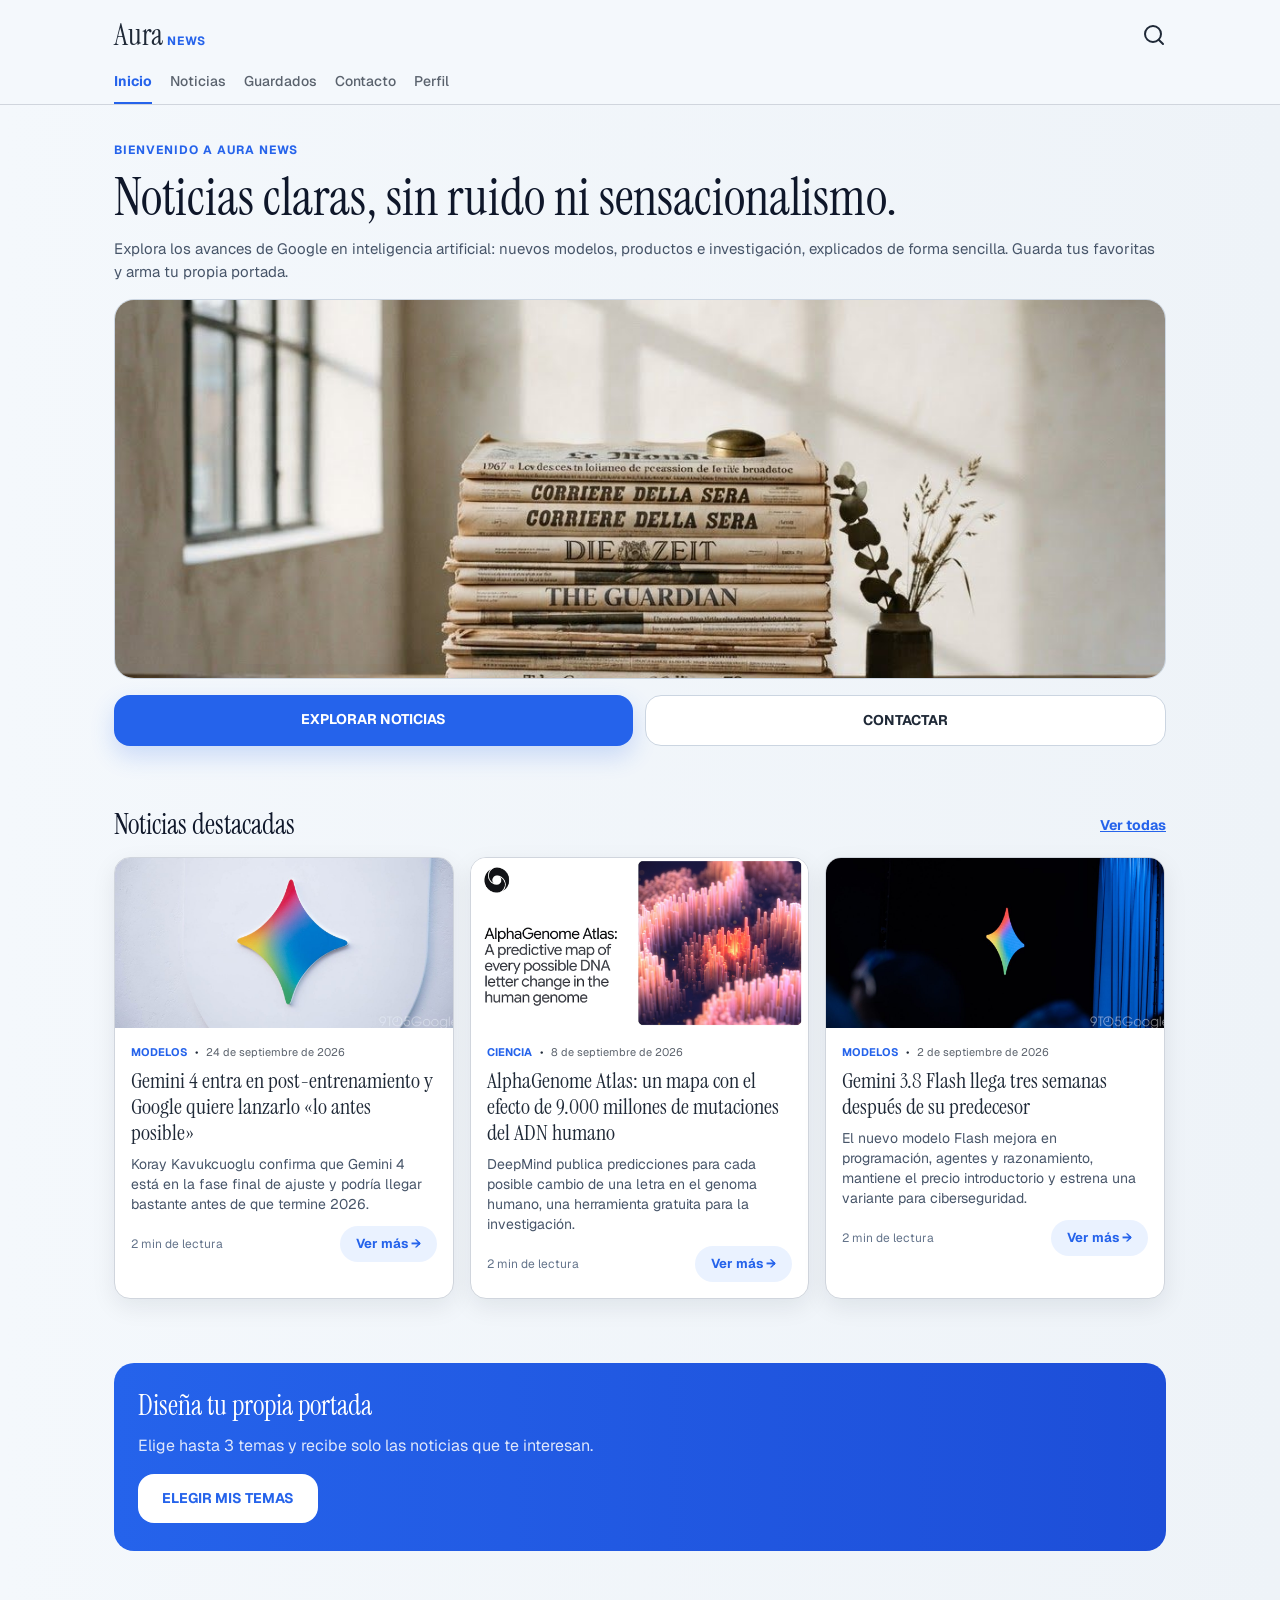
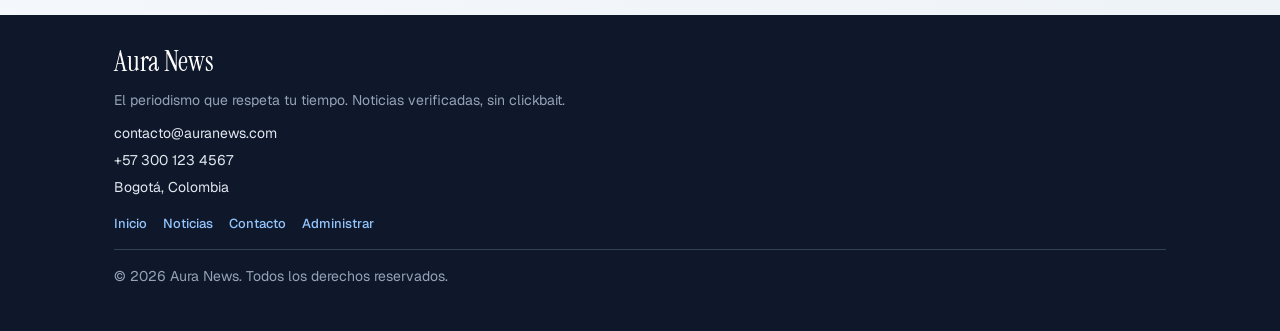
<file: index.html>
<!DOCTYPE html>
<html lang="es">
<head>
  <meta charset="UTF-8">
  <meta name="viewport" content="width=device-width, initial-scale=1.0">
  <title>Inicio | Aura News</title>

  <link rel="stylesheet" href="css/estilos.css">

  <link rel="stylesheet" href="css/inicio.css">
</head>
<body>

  <header class="header">
    <div class="contenedor">
      <div class="header-fila">
        <a class="logo" href="index.html">Aura<span>News</span></a>
        <a href="noticias.html"><img src="img/iconos/buscar.svg" alt="Buscar noticias" width="24" height="24"></a>
      </div>
        <nav class="menu">
        <a href="index.html" class="activo">Inicio</a>
        <a href="noticias.html">Noticias</a>
        <a href="guardados.html">Guardados</a>
        <a href="contacto.html">Contacto</a>
        <a href="perfil.html">Perfil</a>
      </nav>
    </div>
  </header>

  <main class="contenedor">

    <section class="seccion bienvenida">
      <span class="etiqueta">Bienvenido a Aura News</span>
      <h1>Noticias claras, sin ruido ni sensacionalismo.</h1>
      <p>Explora los avances de Google en inteligencia artificial: nuevos modelos, productos e investigación, explicados de forma sencilla. Guarda tus favoritas y arma tu propia portada.</p>
      <img class="imagen-bienvenida" src="img/bienvenida.jpg" alt="Pila de periódicos sobre una mesa de madera">
      <div class="fila-botones">
        <a class="boton" href="noticias.html">Explorar noticias</a>
        <a class="boton boton-secundario" href="contacto.html">Contactar</a>
      </div>
    </section>

    <section class="seccion">
      <div class="titulo-seccion">
        <h2>Noticias destacadas</h2>
        <a href="noticias.html">Ver todas</a>
      </div>
      <div id="lista-destacadas" class="lista-tarjetas en-columnas">
        <p>Cargando noticias...</p>
      </div>
    </section>

    <section class="seccion">
      <div class="banner-cta">
        <h2>Diseña tu propia portada</h2>
        <p>Elige hasta 3 temas y recibe solo las noticias que te interesan.</p>
        <a class="boton boton-blanco boton-ancho" href="perfil.html">Elegir mis temas</a>
      </div>
    </section>
  </main>

  <footer class="footer">
    <div class="contenedor">
      <h2>Aura News</h2>
      <p>El periodismo que respeta tu tiempo. Noticias verificadas, sin clickbait.</p>
      <ul class="footer-contacto">
        <li>contacto@auranews.com</li>
        <li>+57 300 123 4567</li>
        <li>Bogotá, Colombia</li>
      </ul>
      <div class="footer-enlaces">
        <a href="index.html">Inicio</a>
        <a href="noticias.html">Noticias</a>
        <a href="contacto.html">Contacto</a>
        <a href="admin.html">Administrar</a>
      </div>
      <p class="footer-copy">© 2026 Aura News. Todos los derechos reservados.</p>
    </div>
  </footer>

  <nav class="menu-inferior">
    <a href="index.html" class="activo"><img src="img/iconos/inicio-activo.svg" alt=""><span>Inicio</span></a>
    <a href="noticias.html"><img src="img/iconos/noticias.svg" alt=""><span>Noticias</span></a>
    <a href="guardados.html"><img src="img/iconos/guardados.svg" alt=""><span>Guardados</span></a>
    <a href="contacto.html"><img src="img/iconos/contacto.svg" alt=""><span>Contacto</span></a>
    <a href="perfil.html"><img src="img/iconos/perfil.svg" alt=""><span>Perfil</span></a>
  </nav>

  <script src="js/datos.js"></script>
  <script src="js/inicio.js"></script>
</body>
</html>
</file>
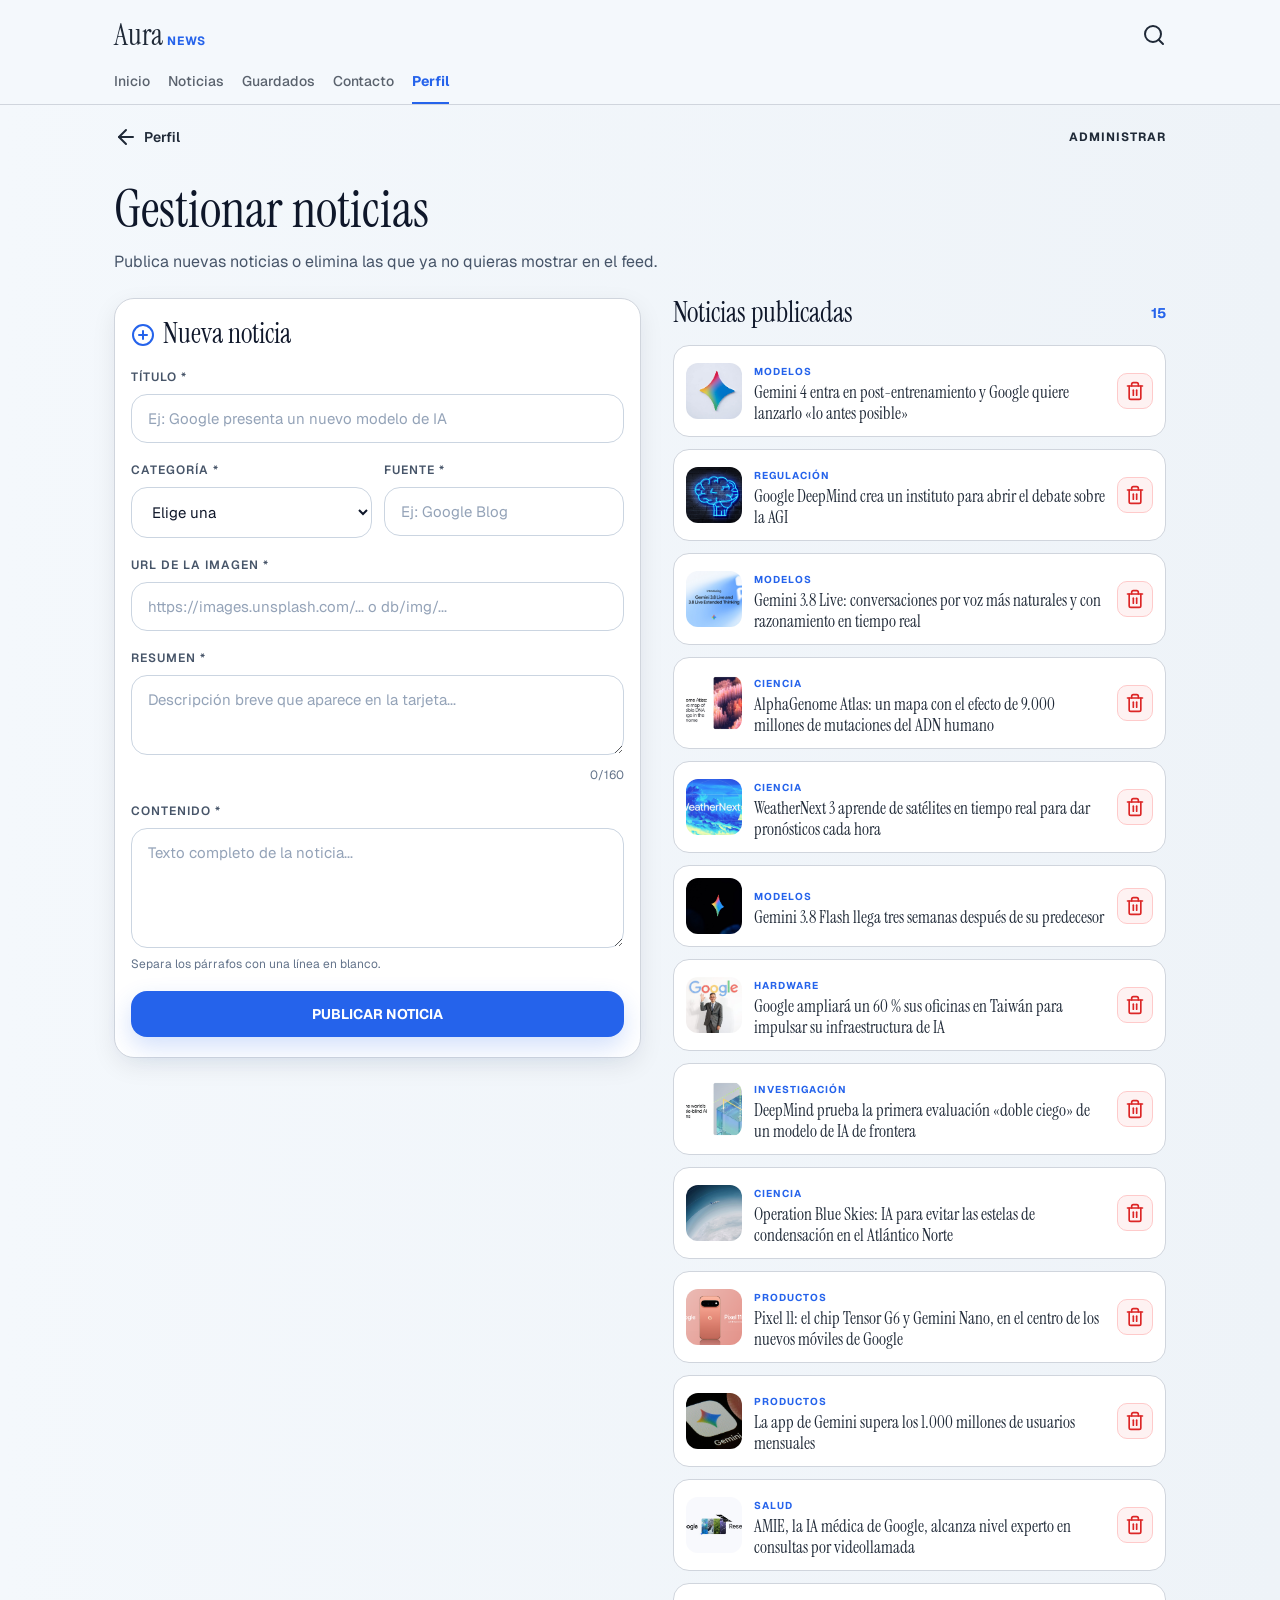
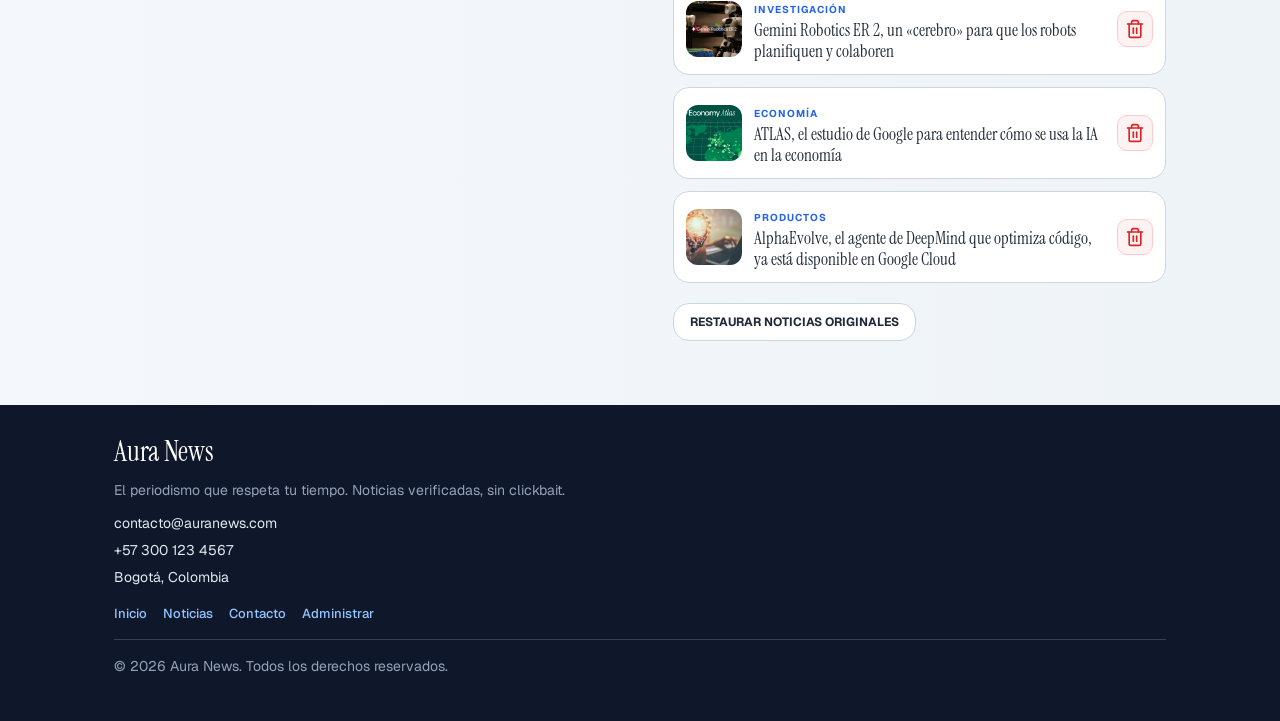
<file: admin.html>
<!DOCTYPE html>
<html lang="es">
<head>
  <meta charset="UTF-8">
  <meta name="viewport" content="width=device-width, initial-scale=1.0">
  <title>Administrar noticias | Aura News</title>

  <link rel="stylesheet" href="css/estilos.css">

  <link rel="stylesheet" href="css/admin.css">
</head>
<body>

  <header class="header">
    <div class="contenedor">
      <div class="header-fila">
        <a class="logo" href="index.html">Aura<span>News</span></a>
        <a href="noticias.html"><img src="img/iconos/buscar.svg" alt="Buscar noticias" width="24" height="24"></a>
      </div>

      <nav class="menu">
        <a href="index.html">Inicio</a>
        <a href="noticias.html">Noticias</a>
        <a href="guardados.html">Guardados</a>
        <a href="contacto.html">Contacto</a>
        <a class="activo" href="perfil.html">Perfil</a>
      </nav>
    </div>
  </header>

  <main class="contenedor">

    <div class="encabezado-simple">
      <a class="enlace-volver" href="perfil.html">
        <img src="img/iconos/flecha-atras.svg" alt="" width="24" height="24">
        Perfil
      </a>
      <span>Administrar</span>
    </div>

    <section class="seccion-titulo">
      <h1>Gestionar noticias</h1>
      <p>Publica nuevas noticias o elimina las que ya no quieras mostrar en el feed.</p>
    </section>

    <div class="admin-columnas">

      <section class="caja-blanca">
        <h2 class="titulo-con-icono">
          <img src="img/iconos/agregar.svg" alt="" width="24" height="24">
          Nueva noticia
        </h2>

        <form id="formulario-noticia" class="formulario" novalidate>
          <div class="campo">
            <label for="titulo">Título *</label>
            <input type="text" id="titulo" placeholder="Ej: Google presenta un nuevo modelo de IA">
            <p class="mensaje-error" id="error-titulo"></p>
          </div>

          <div class="fila-campos">
            <div class="campo">
              <label for="categoria">Categoría *</label>
              <select id="categoria">
                <option value="">Elige una</option>

              </select>
              <p class="mensaje-error" id="error-categoria"></p>
            </div>
            <div class="campo">
              <label for="fuente">Fuente *</label>
              <input type="text" id="fuente" placeholder="Ej: Google Blog">
              <p class="mensaje-error" id="error-fuente"></p>
            </div>
          </div>

          <div class="campo">
            <label for="imagen">URL de la imagen *</label>
            <input type="text" id="imagen" placeholder="https://images.unsplash.com/... o db/img/...">
            <p class="mensaje-error" id="error-imagen"></p>
          </div>

          <div class="campo">
            <label for="resumen">Resumen *</label>
            <textarea id="resumen" class="textarea-corto" placeholder="Descripción breve que aparece en la tarjeta..."></textarea>
            <p class="contador" id="contador-resumen">0/160</p>
            <p class="mensaje-error" id="error-resumen"></p>
          </div>

          <div class="campo">
            <label for="contenido">Contenido *</label>
            <textarea id="contenido" placeholder="Texto completo de la noticia..."></textarea>
            <p class="nota-formulario">Separa los párrafos con una línea en blanco.</p>
            <p class="mensaje-error" id="error-contenido"></p>
          </div>

          <button type="submit" class="boton boton-ancho">Publicar noticia</button>

          <p class="mensaje-exito oculto" id="mensaje-exito">Noticia publicada</p>
        </form>
      </section>

      <section class="seccion">
        <div class="titulo-seccion">
          <h2>Noticias publicadas</h2>
          <span class="contador-noticias" id="contador-noticias">0</span>
        </div>

        <div id="lista-admin" class="lista-admin">

        </div>

        <button type="button" id="boton-restaurar" class="boton boton-secundario boton-pequeno">
          Restaurar noticias originales
        </button>
      </section>

    </div>
  </main>

  <footer class="footer">
    <div class="contenedor">
      <h2>Aura News</h2>
      <p>El periodismo que respeta tu tiempo. Noticias verificadas, sin clickbait.</p>
      <ul class="footer-contacto">
        <li>contacto@auranews.com</li>
        <li>+57 300 123 4567</li>
        <li>Bogotá, Colombia</li>
      </ul>
      <div class="footer-enlaces">
        <a href="index.html">Inicio</a>
        <a href="noticias.html">Noticias</a>
        <a href="contacto.html">Contacto</a>
        <a href="admin.html">Administrar</a>
      </div>
      <p class="footer-copy">© 2026 Aura News. Todos los derechos reservados.</p>
    </div>
  </footer>

  <nav class="menu-inferior">
    <a href="index.html"><img src="img/iconos/inicio.svg" alt=""><span>Inicio</span></a>
    <a href="noticias.html"><img src="img/iconos/noticias.svg" alt=""><span>Noticias</span></a>
    <a href="guardados.html"><img src="img/iconos/guardados.svg" alt=""><span>Guardados</span></a>
    <a href="contacto.html"><img src="img/iconos/contacto.svg" alt=""><span>Contacto</span></a>
    <a class="activo" href="perfil.html"><img src="img/iconos/perfil-activo.svg" alt=""><span>Perfil</span></a>
  </nav>

  <script src="js/datos.js"></script>
  <script src="js/admin.js"></script>
</body>
</html>
</file>
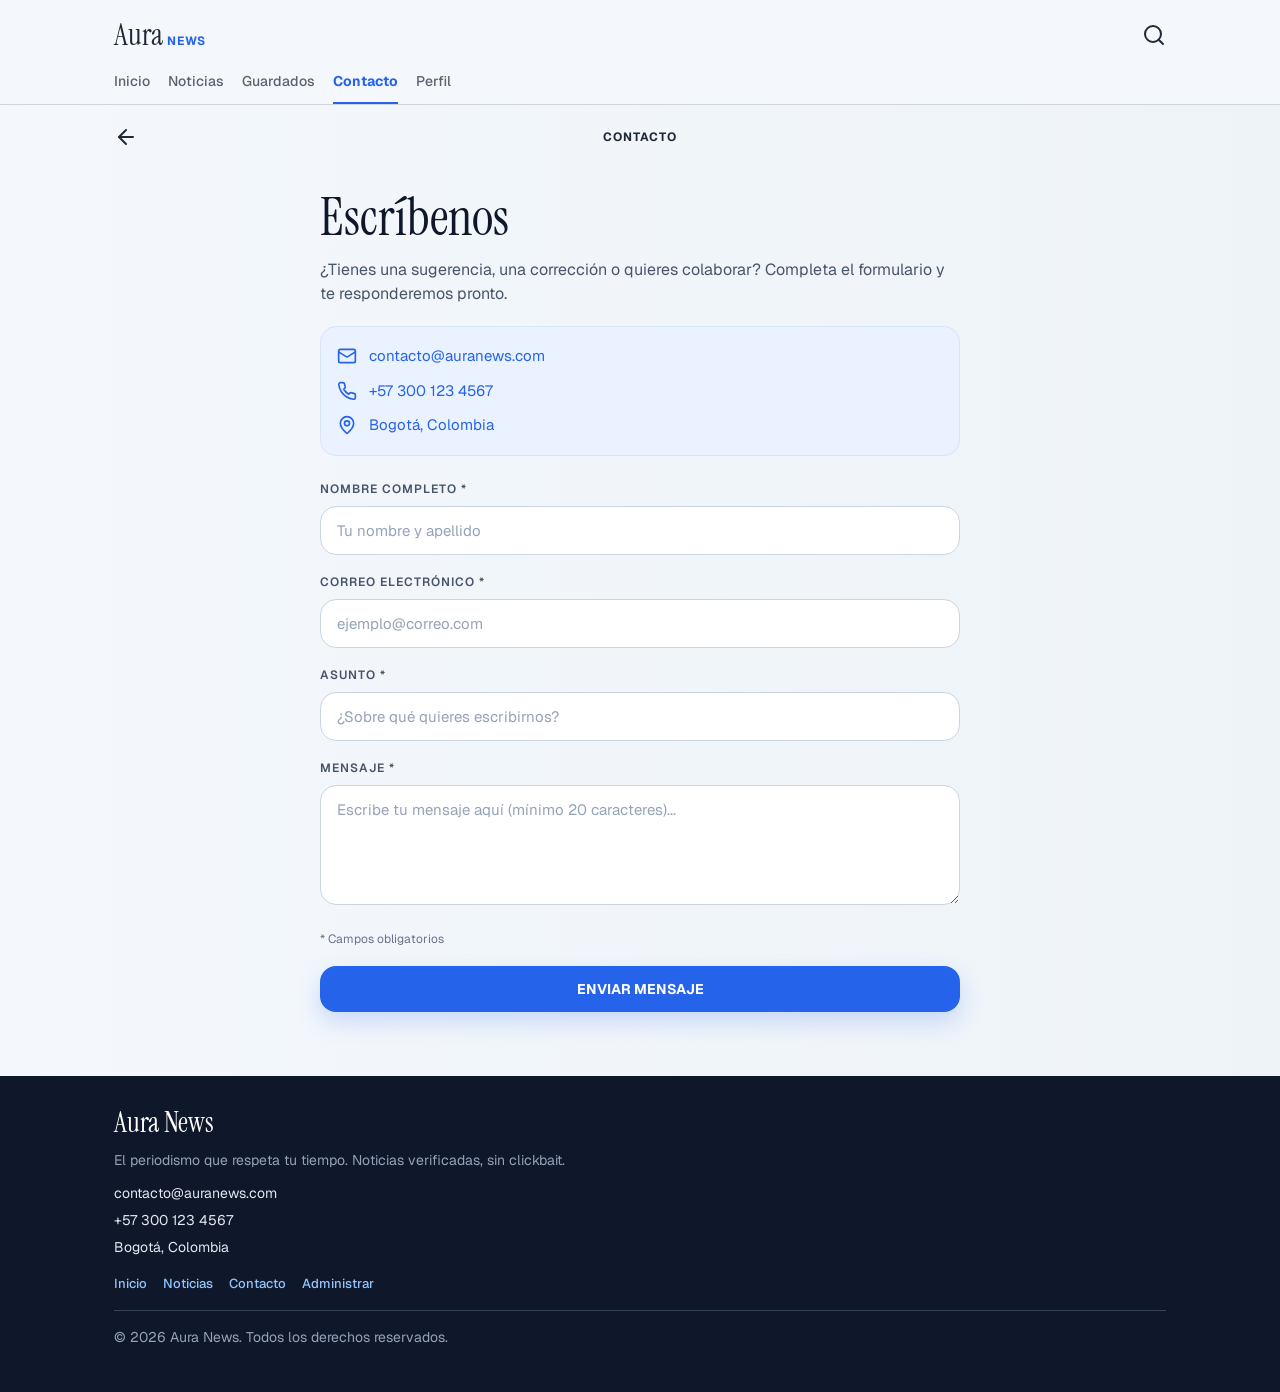
<file: contacto.html>
<!DOCTYPE html>
<html lang="es">
<head>
  <meta charset="UTF-8">
  <meta name="viewport" content="width=device-width, initial-scale=1.0">
  <title>Contacto | Aura News</title>

  <link rel="stylesheet" href="css/estilos.css">

  <link rel="stylesheet" href="css/contacto.css">
</head>
<body>

  <header class="header">
    <div class="contenedor">
      <div class="header-fila">
        <a class="logo" href="index.html">Aura<span>News</span></a>
        <a href="noticias.html"><img src="img/iconos/buscar.svg" alt="Buscar noticias" width="24" height="24"></a>
      </div>

      <nav class="menu">
        <a href="index.html">Inicio</a>
        <a href="noticias.html">Noticias</a>
        <a href="guardados.html">Guardados</a>
        <a href="contacto.html" class="activo">Contacto</a>
        <a href="perfil.html">Perfil</a>
      </nav>
    </div>
  </header>

  <main class="contenedor">

    <div class="encabezado-simple">
      <a href="index.html"><img src="img/iconos/flecha-atras.svg" alt="Volver al inicio" width="24" height="24"></a>
      <span>Contacto</span>

      <span class="espacio-flecha"></span>
    </div>

    <section id="seccion-formulario" class="seccion contacto">
      <h1>Escríbenos</h1>
      <p class="contacto-intro">¿Tienes una sugerencia, una corrección o quieres colaborar? Completa el formulario y te responderemos pronto.</p>

      <ul class="caja-datos">
        <li><img src="img/iconos/correo.svg" alt="" width="20" height="20"> contacto@auranews.com</li>
        <li><img src="img/iconos/telefono.svg" alt="" width="20" height="20"> +57 300 123 4567</li>
        <li><img src="img/iconos/ubicacion.svg" alt="" width="20" height="20"> Bogotá, Colombia</li>
      </ul>

      <form id="formulario-contacto" class="formulario" novalidate>
        <div class="campo">
          <label for="nombre">Nombre completo *</label>
          <input type="text" id="nombre" placeholder="Tu nombre y apellido">
          <p class="mensaje-error"></p>
        </div>

        <div class="campo">
          <label for="correo">Correo electrónico *</label>
          <input type="email" id="correo" placeholder="ejemplo@correo.com">
          <p class="mensaje-error"></p>
        </div>

        <div class="campo">
          <label for="asunto">Asunto *</label>
          <input type="text" id="asunto" placeholder="¿Sobre qué quieres escribirnos?">
          <p class="mensaje-error"></p>
        </div>

        <div class="campo">
          <label for="mensaje">Mensaje *</label>
          <textarea id="mensaje" placeholder="Escribe tu mensaje aquí (mínimo 20 caracteres)..."></textarea>
          <p class="mensaje-error"></p>
        </div>

        <p class="nota-formulario">* Campos obligatorios</p>

        <button type="submit" class="boton boton-ancho">Enviar mensaje</button>
      </form>
    </section>

    <section id="seccion-confirmacion" class="seccion confirmacion oculto">

      <div class="circulo-check">
        <img src="img/iconos/check.svg" alt="" width="40" height="40">
      </div>

      <h1>¡Mensaje enviado!</h1>
      <p class="confirmacion-texto">
        Gracias, <span id="confirmacion-nombre"></span>. Te responderemos a
        <span id="confirmacion-correo"></span> en menos de 48 horas.
      </p>

      <div class="caja-asunto">
        <span>Asunto</span>
        <p id="confirmacion-asunto"></p>
      </div>

      <div class="botones-confirmacion">
        <a href="index.html" class="boton boton-ancho">Volver al inicio</a>
        <button type="button" id="boton-otro-mensaje" class="boton boton-secundario boton-ancho">Enviar otro mensaje</button>
      </div>
    </section>

  </main>

  <footer class="footer">
    <div class="contenedor">
      <h2>Aura News</h2>
      <p>El periodismo que respeta tu tiempo. Noticias verificadas, sin clickbait.</p>
      <ul class="footer-contacto">
        <li>contacto@auranews.com</li>
        <li>+57 300 123 4567</li>
        <li>Bogotá, Colombia</li>
      </ul>
      <div class="footer-enlaces">
        <a href="index.html">Inicio</a>
        <a href="noticias.html">Noticias</a>
        <a href="contacto.html">Contacto</a>
        <a href="admin.html">Administrar</a>
      </div>
      <p class="footer-copy">© 2026 Aura News. Todos los derechos reservados.</p>
    </div>
  </footer>

  <nav class="menu-inferior">
    <a href="index.html"><img src="img/iconos/inicio.svg" alt=""><span>Inicio</span></a>
    <a href="noticias.html"><img src="img/iconos/noticias.svg" alt=""><span>Noticias</span></a>
    <a href="guardados.html"><img src="img/iconos/guardados.svg" alt=""><span>Guardados</span></a>
    <a href="contacto.html" class="activo"><img src="img/iconos/contacto-activo.svg" alt=""><span>Contacto</span></a>
    <a href="perfil.html"><img src="img/iconos/perfil.svg" alt=""><span>Perfil</span></a>
  </nav>

  <script src="js/datos.js"></script>
  <script src="js/contacto.js"></script>
</body>
</html>
</file>
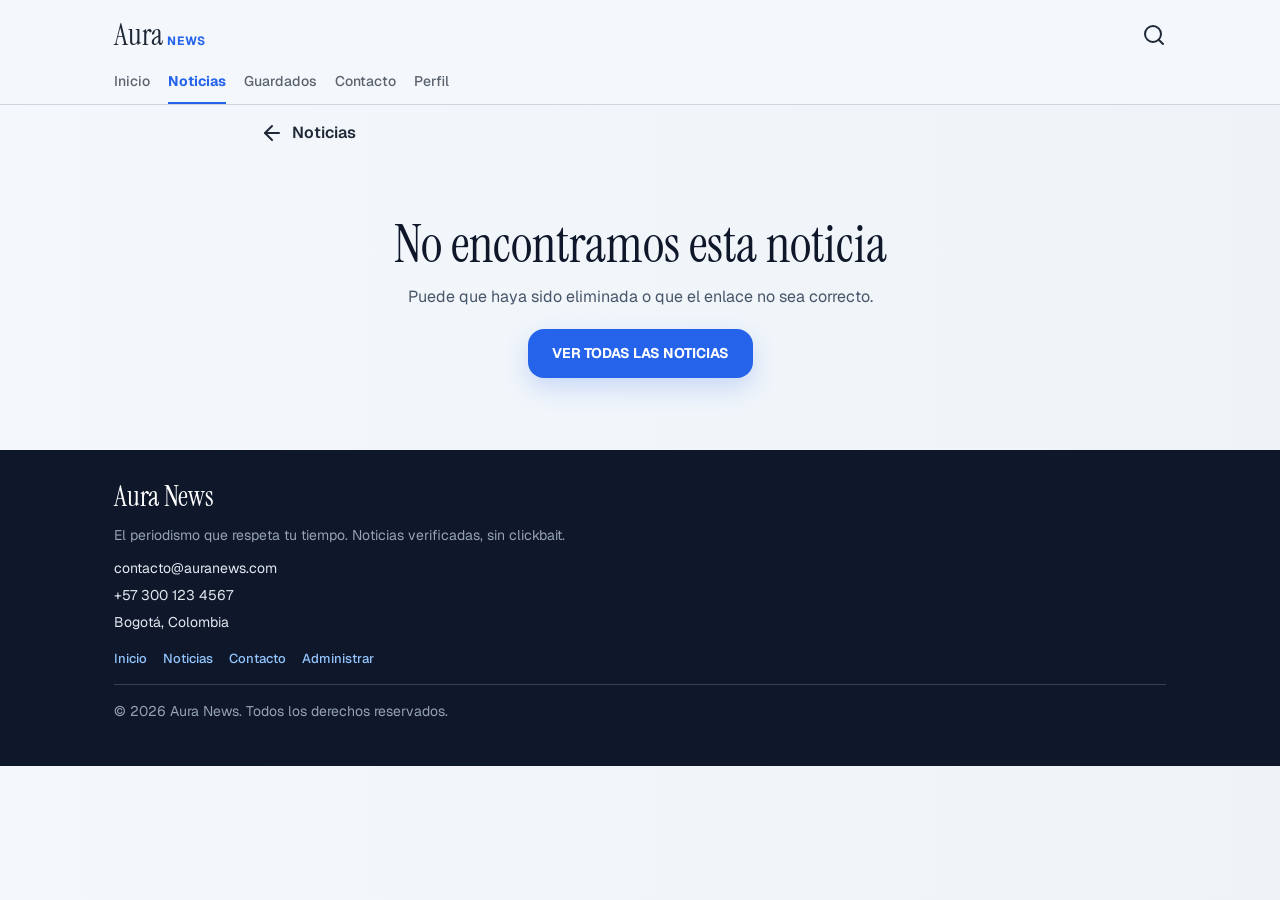
<file: detalle.html>
<!DOCTYPE html>
<html lang="es">
<head>
  <meta charset="UTF-8">
  <meta name="viewport" content="width=device-width, initial-scale=1.0">
  <title>Noticia | Aura News</title>

  <link rel="stylesheet" href="css/estilos.css">

  <link rel="stylesheet" href="css/detalle.css">
</head>
<body>

  <header class="header">
    <div class="contenedor">
      <div class="header-fila">
        <a class="logo" href="index.html">Aura<span>News</span></a>
        <a href="noticias.html"><img src="img/iconos/buscar.svg" alt="Buscar noticias" width="24" height="24"></a>
      </div>

      <nav class="menu">
        <a href="index.html">Inicio</a>
        <a class="activo" href="noticias.html">Noticias</a>
        <a href="guardados.html">Guardados</a>
        <a href="contacto.html">Contacto</a>
        <a href="perfil.html">Perfil</a>
      </nav>
    </div>
  </header>

  <main class="contenedor">

    <div class="barra-detalle">
      <a class="enlace-volver" href="noticias.html">
        <img src="img/iconos/flecha-atras.svg" alt="" width="24" height="24">
        <span>Noticias</span>
      </a>
    </div>

    <div id="detalle-noticia">
      <p class="cargando">Cargando noticia...</p>
    </div>

  </main>

  <footer class="footer">
    <div class="contenedor">
      <h2>Aura News</h2>
      <p>El periodismo que respeta tu tiempo. Noticias verificadas, sin clickbait.</p>
      <ul class="footer-contacto">
        <li>contacto@auranews.com</li>
        <li>+57 300 123 4567</li>
        <li>Bogotá, Colombia</li>
      </ul>
      <div class="footer-enlaces">
        <a href="index.html">Inicio</a>
        <a href="noticias.html">Noticias</a>
        <a href="contacto.html">Contacto</a>
        <a href="admin.html">Administrar</a>
      </div>
      <p class="footer-copy">© 2026 Aura News. Todos los derechos reservados.</p>
    </div>
  </footer>

  <nav class="menu-inferior">
    <a href="index.html"><img src="img/iconos/inicio.svg" alt=""><span>Inicio</span></a>
    <a class="activo" href="noticias.html"><img src="img/iconos/noticias-activo.svg" alt=""><span>Noticias</span></a>
    <a href="guardados.html"><img src="img/iconos/guardados.svg" alt=""><span>Guardados</span></a>
    <a href="contacto.html"><img src="img/iconos/contacto.svg" alt=""><span>Contacto</span></a>
    <a href="perfil.html"><img src="img/iconos/perfil.svg" alt=""><span>Perfil</span></a>
  </nav>

  <script src="js/datos.js"></script>
  <script src="js/detalle.js"></script>
</body>
</html>
</file>
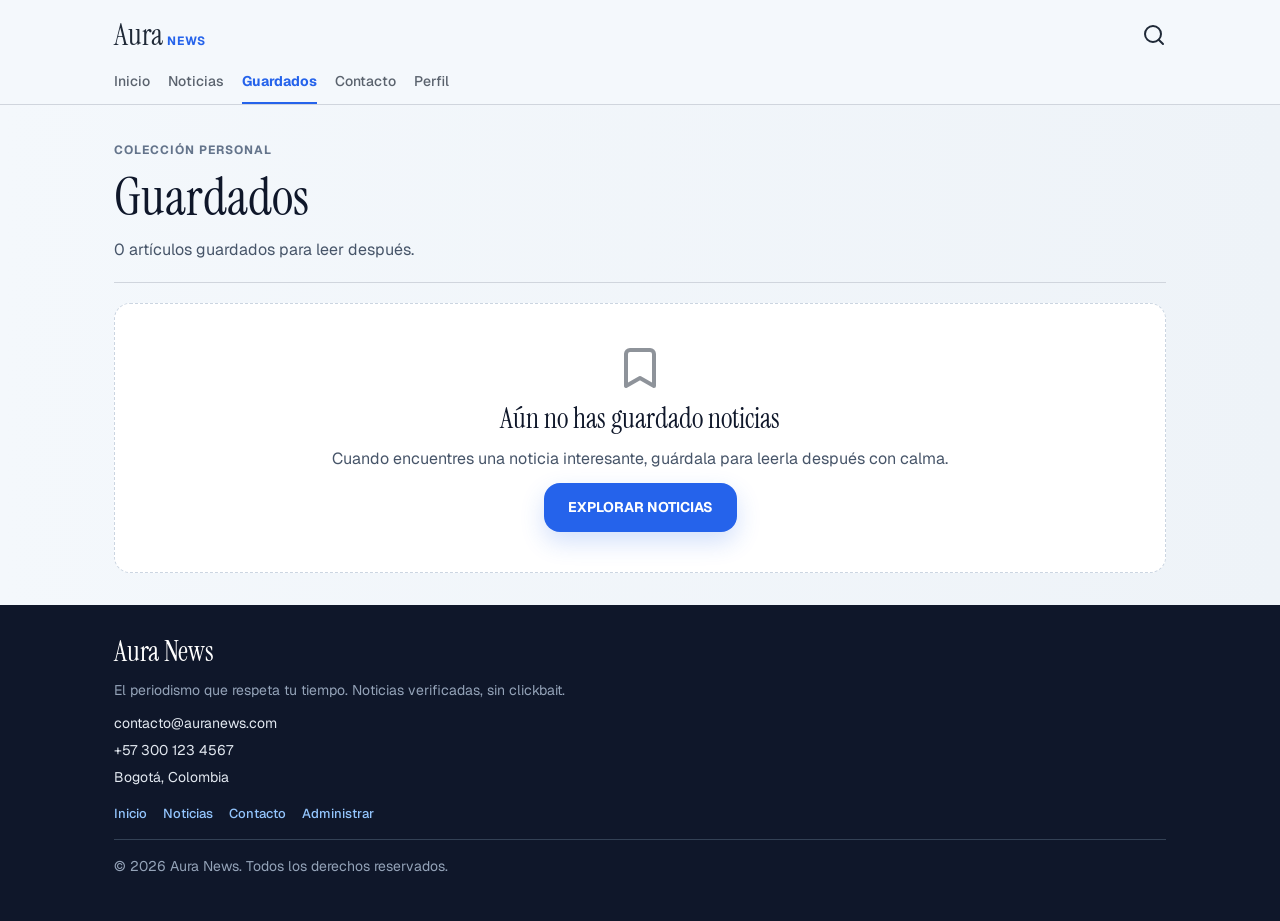
<file: guardados.html>
<!DOCTYPE html>
<html lang="es">
<head>
  <meta charset="UTF-8">
  <meta name="viewport" content="width=device-width, initial-scale=1.0">
  <title>Guardados | Aura News</title>

  <link rel="stylesheet" href="css/estilos.css">

  <link rel="stylesheet" href="css/guardados.css">
</head>
<body>

  <header class="header">
    <div class="contenedor">
      <div class="header-fila">
        <a class="logo" href="index.html">Aura<span>News</span></a>
        <a href="noticias.html"><img src="img/iconos/buscar.svg" alt="Buscar noticias" width="24" height="24"></a>
      </div>
        <nav class="menu">
        <a href="index.html">Inicio</a>
        <a href="noticias.html">Noticias</a>
        <a href="guardados.html" class="activo">Guardados</a>
        <a href="contacto.html">Contacto</a>
        <a href="perfil.html">Perfil</a>
      </nav>
    </div>
  </header>

  <main class="contenedor">

    <section class="seccion encabezado-guardados">
      <span class="etiqueta">Colección personal</span>
      <h1>Guardados</h1>
      <p id="conteo-guardados">Cargando...</p>
    </section>

    <section id="lista-guardados" class="lista-guardados"></section>

    <section id="guardados-vacio" class="guardados-vacio oculto">
      <img src="img/iconos/guardados.svg" alt="" width="48" height="48">
      <h2>Aún no has guardado noticias</h2>
      <p>Cuando encuentres una noticia interesante, guárdala para leerla después con calma.</p>
      <a class="boton" href="noticias.html">Explorar noticias</a>
    </section>
  </main>

  <footer class="footer">
    <div class="contenedor">
      <h2>Aura News</h2>
      <p>El periodismo que respeta tu tiempo. Noticias verificadas, sin clickbait.</p>
      <ul class="footer-contacto">
        <li>contacto@auranews.com</li>
        <li>+57 300 123 4567</li>
        <li>Bogotá, Colombia</li>
      </ul>
      <div class="footer-enlaces">
        <a href="index.html">Inicio</a>
        <a href="noticias.html">Noticias</a>
        <a href="contacto.html">Contacto</a>
        <a href="admin.html">Administrar</a>
      </div>
      <p class="footer-copy">© 2026 Aura News. Todos los derechos reservados.</p>
    </div>
  </footer>

  <nav class="menu-inferior">
    <a href="index.html"><img src="img/iconos/inicio.svg" alt=""><span>Inicio</span></a>
    <a href="noticias.html"><img src="img/iconos/noticias.svg" alt=""><span>Noticias</span></a>
    <a href="guardados.html" class="activo"><img src="img/iconos/guardados-activo.svg" alt=""><span>Guardados</span></a>
    <a href="contacto.html"><img src="img/iconos/contacto.svg" alt=""><span>Contacto</span></a>
    <a href="perfil.html"><img src="img/iconos/perfil.svg" alt=""><span>Perfil</span></a>
  </nav>

  <script src="js/datos.js"></script>
  <script src="js/guardados.js"></script>
</body>
</html>
</file>
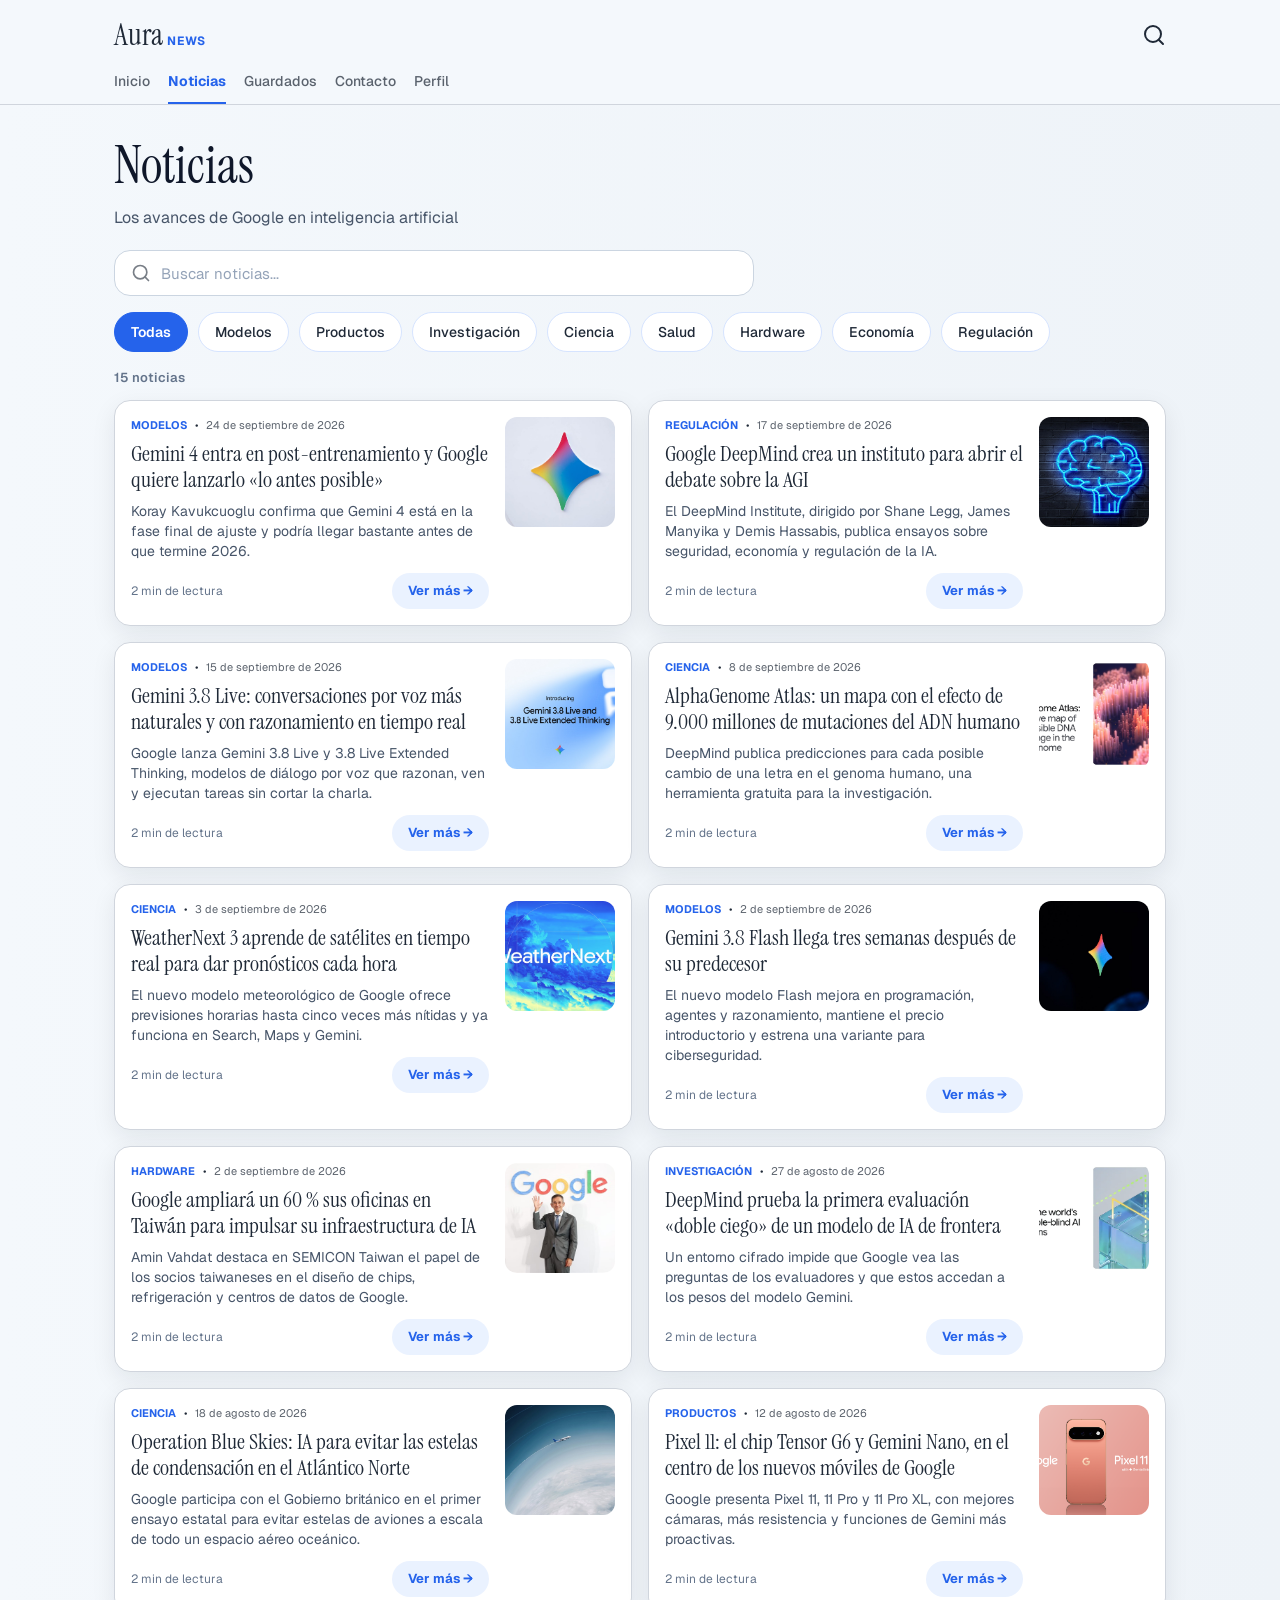
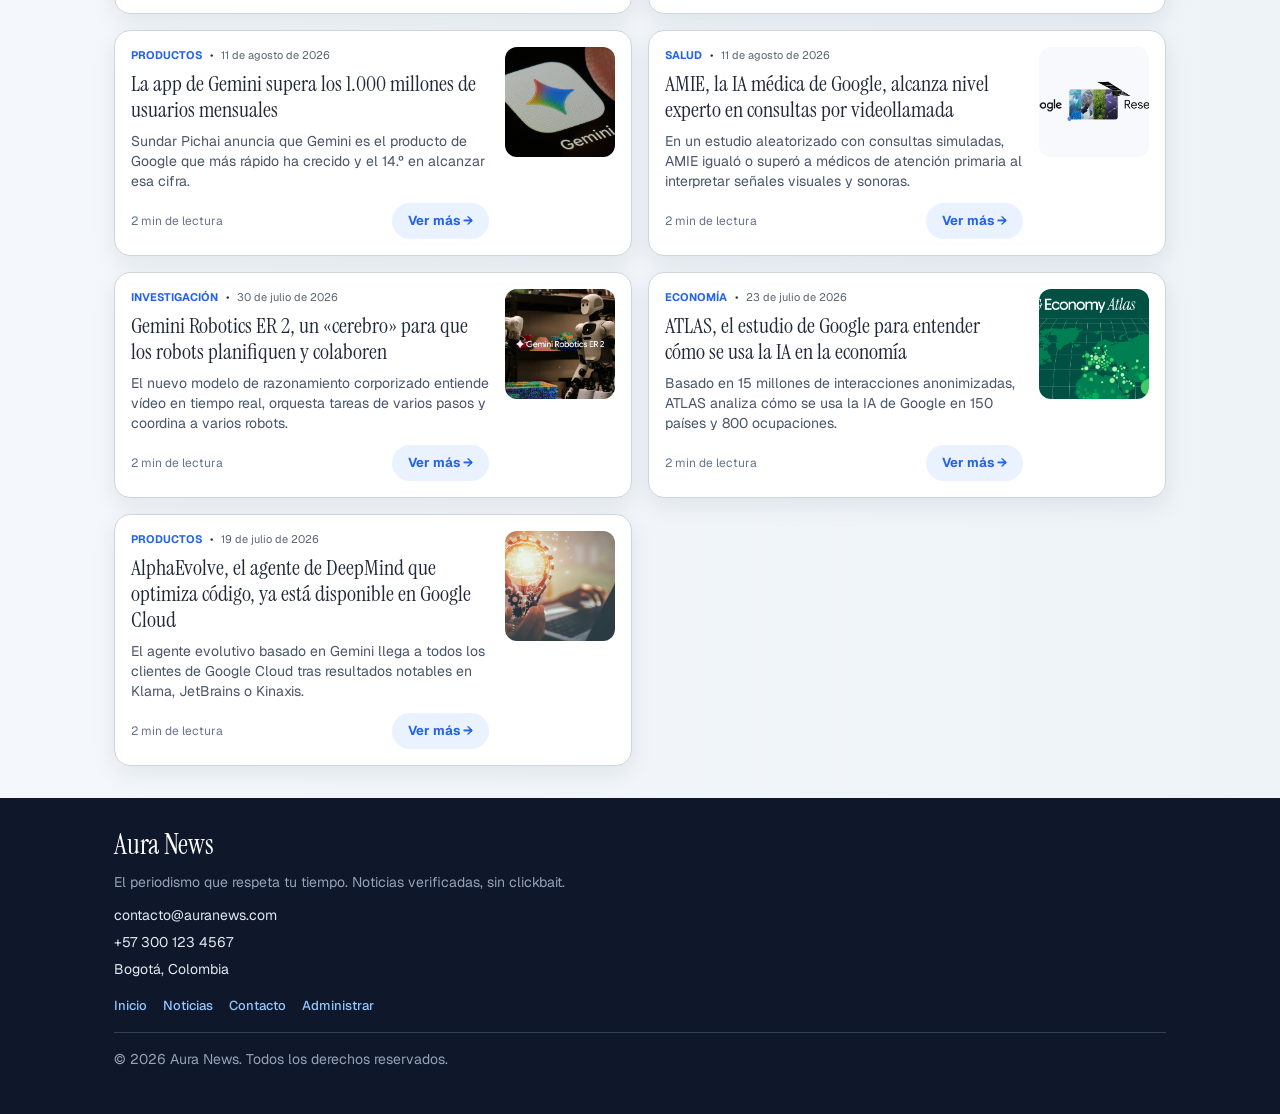
<file: noticias.html>
<!DOCTYPE html>
<html lang="es">
<head>
  <meta charset="UTF-8">
  <meta name="viewport" content="width=device-width, initial-scale=1.0">
  <title>Noticias | Aura News</title>

  <link rel="stylesheet" href="css/estilos.css">

  <link rel="stylesheet" href="css/noticias.css">
</head>
<body>

  <header class="header">
    <div class="contenedor">
      <div class="header-fila">
        <a class="logo" href="index.html">Aura<span>News</span></a>
        <a href="noticias.html"><img src="img/iconos/buscar.svg" alt="Buscar noticias" width="24" height="24"></a>
      </div>

      <nav class="menu">
        <a href="index.html">Inicio</a>
        <a class="activo" href="noticias.html">Noticias</a>
        <a href="guardados.html">Guardados</a>
        <a href="contacto.html">Contacto</a>
        <a href="perfil.html">Perfil</a>
      </nav>
    </div>
  </header>

  <main class="contenedor">

    <section class="encabezado-noticias">
      <h1>Noticias</h1>
      <p>Los avances de Google en inteligencia artificial</p>
    </section>

    <div class="buscador">
      <img src="img/iconos/buscar.svg" alt="" width="20" height="20">
      <input type="text" id="buscador" placeholder="Buscar noticias..." aria-label="Buscar noticias">
    </div>

    <div class="pestanas-categorias" id="categorias"></div>

    <p class="contador-noticias" id="contador">Cargando noticias...</p>

    <section class="lista-tarjetas en-columnas lista-noticias" id="lista-noticias"></section>

    <div class="sin-resultados oculto" id="sin-resultados">
      <h3>No encontramos noticias</h3>
      <p>Prueba con otras palabras o elige otra categoría.</p>
    </div>

  </main>

  <footer class="footer">
    <div class="contenedor">
      <h2>Aura News</h2>
      <p>El periodismo que respeta tu tiempo. Noticias verificadas, sin clickbait.</p>
      <ul class="footer-contacto">
        <li>contacto@auranews.com</li>
        <li>+57 300 123 4567</li>
        <li>Bogotá, Colombia</li>
      </ul>
      <div class="footer-enlaces">
        <a href="index.html">Inicio</a>
        <a href="noticias.html">Noticias</a>
        <a href="contacto.html">Contacto</a>
        <a href="admin.html">Administrar</a>
      </div>
      <p class="footer-copy">© 2026 Aura News. Todos los derechos reservados.</p>
    </div>
  </footer>

  <nav class="menu-inferior">
    <a href="index.html"><img src="img/iconos/inicio.svg" alt=""><span>Inicio</span></a>
    <a class="activo" href="noticias.html"><img src="img/iconos/noticias-activo.svg" alt=""><span>Noticias</span></a>
    <a href="guardados.html"><img src="img/iconos/guardados.svg" alt=""><span>Guardados</span></a>
    <a href="contacto.html"><img src="img/iconos/contacto.svg" alt=""><span>Contacto</span></a>
    <a href="perfil.html"><img src="img/iconos/perfil.svg" alt=""><span>Perfil</span></a>
  </nav>

  <script src="js/datos.js"></script>
  <script src="js/noticias.js"></script>
</body>
</html>
</file>
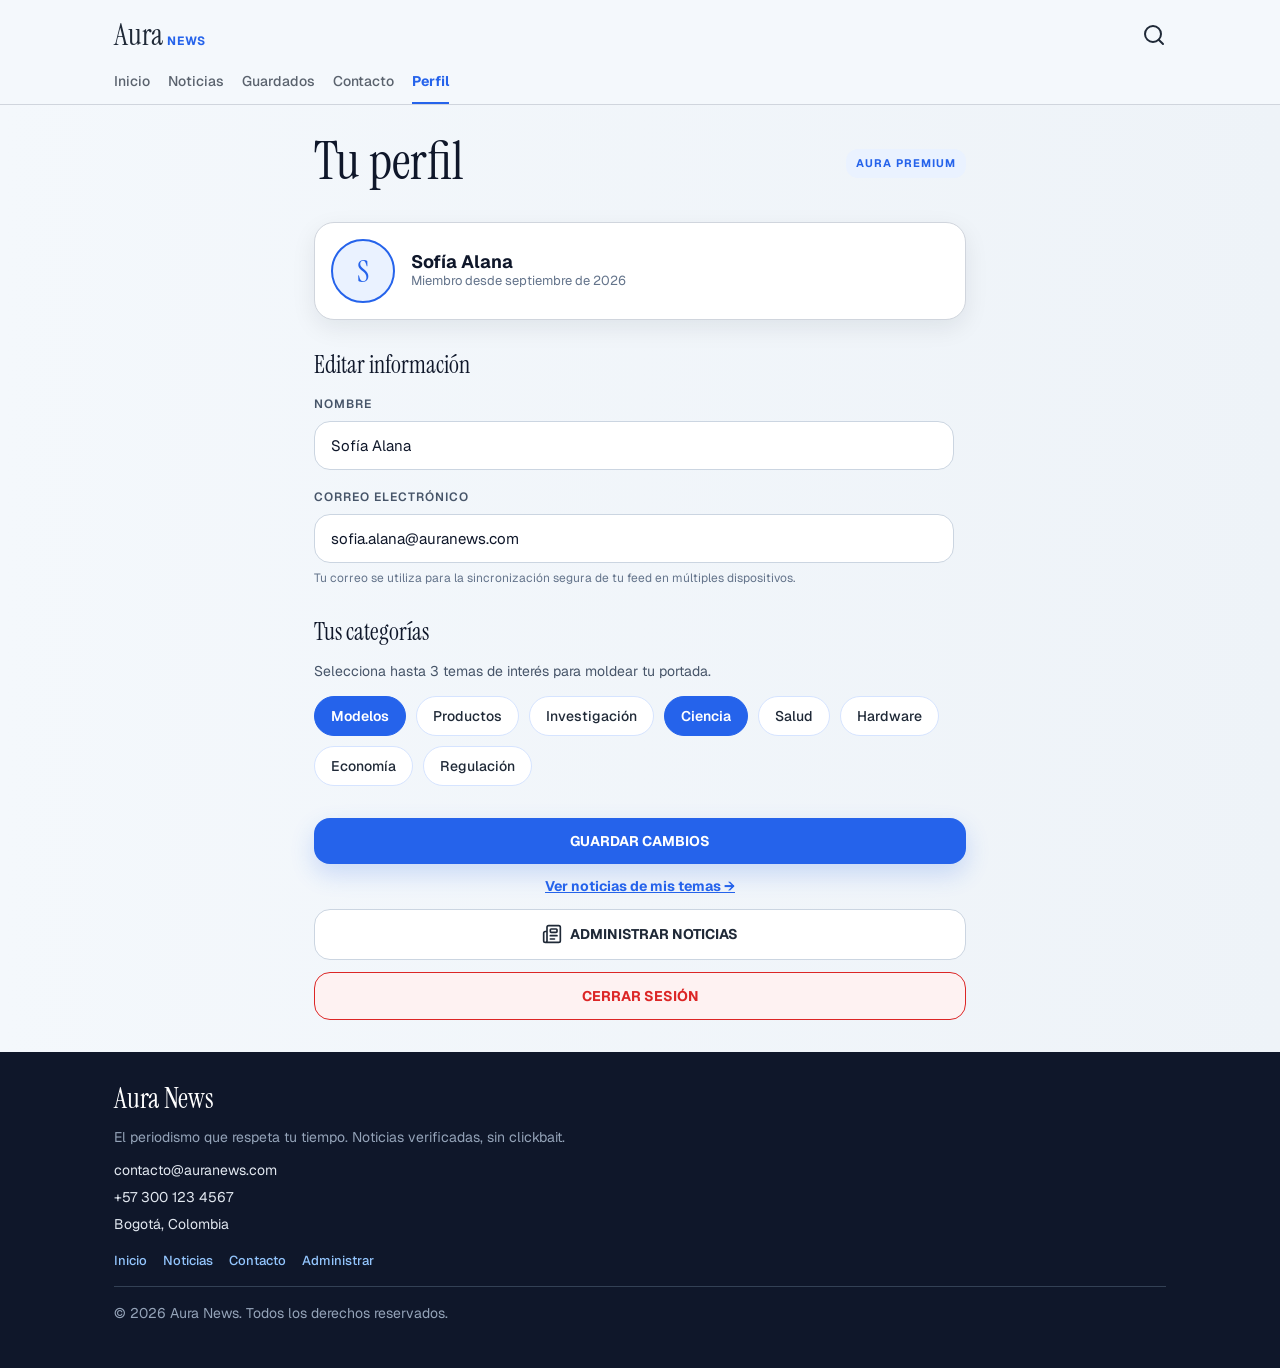
<file: perfil.html>
<!DOCTYPE html>
<html lang="es">
<head>
  <meta charset="UTF-8">
  <meta name="viewport" content="width=device-width, initial-scale=1.0">
  <title>Tu perfil | Aura News</title>

  <link rel="stylesheet" href="css/estilos.css">

  <link rel="stylesheet" href="css/perfil.css">
</head>
<body>

  <header class="header">
    <div class="contenedor">
      <div class="header-fila">
        <a class="logo" href="index.html">Aura<span>News</span></a>
        <a href="noticias.html"><img src="img/iconos/buscar.svg" alt="Buscar noticias" width="24" height="24"></a>
      </div>

      <nav class="menu">
        <a href="index.html">Inicio</a>
        <a href="noticias.html">Noticias</a>
        <a href="guardados.html">Guardados</a>
        <a href="contacto.html">Contacto</a>
        <a class="activo" href="perfil.html">Perfil</a>
      </nav>
    </div>
  </header>

  <main class="contenedor contenedor-perfil">

    <div class="encabezado-perfil">
      <h1>Tu perfil</h1>
      <span class="etiqueta">Aura Premium</span>
    </div>

    <section class="tarjeta-usuario">

      <div class="avatar avatar-grande" id="avatar-inicial">S</div>
      <div>
        <h2 class="nombre-usuario" id="nombre-usuario">Sofía Alana</h2>
        <p class="miembro-desde">Miembro desde septiembre de 2026</p>
      </div>
    </section>

    <form id="formulario-perfil" novalidate>

      <section class="seccion">
        <h2 class="subtitulo">Editar información</h2>
        <div class="formulario">
          <div class="campo">
            <label for="nombre">Nombre</label>
            <input type="text" id="nombre" placeholder="Tu nombre">
            <p class="mensaje-error" id="error-nombre"></p>
          </div>
          <div class="campo">
            <label for="correo">Correo electrónico</label>
            <input type="email" id="correo" placeholder="tucorreo@ejemplo.com">
            <p class="mensaje-error" id="error-correo"></p>
            <p class="nota-formulario">Tu correo se utiliza para la sincronización segura de tu feed en múltiples dispositivos.</p>
          </div>
        </div>
      </section>

      <section class="seccion seccion-sin-arriba">
        <h2 class="subtitulo">Tus categorías</h2>
        <p class="texto-categorias">Selecciona hasta 3 temas de interés para moldear tu portada.</p>
        <div class="lista-chips" id="lista-categorias">

        </div>
        <p class="aviso oculto" id="aviso-limite">Límite alcanzado (3 de 3 seleccionados)</p>
      </section>

      <div class="botones-perfil">
        <button type="submit" class="boton boton-ancho">Guardar cambios</button>
        <p class="mensaje-exito oculto" id="mensaje-exito">Cambios guardados</p>

        <a class="enlace-mis-temas oculto" id="enlace-mis-temas" href="noticias.html">Ver noticias de mis temas →</a>

        <a class="boton boton-secundario boton-ancho boton-con-icono" href="admin.html">
          <img src="img/iconos/noticias.svg" alt="" width="20" height="20">
          Administrar noticias
        </a>
        <button type="button" class="boton boton-peligro boton-ancho" id="boton-cerrar-sesion">Cerrar sesión</button>
      </div>

    </form>
  </main>

  <footer class="footer">
    <div class="contenedor">
      <h2>Aura News</h2>
      <p>El periodismo que respeta tu tiempo. Noticias verificadas, sin clickbait.</p>
      <ul class="footer-contacto">
        <li>contacto@auranews.com</li>
        <li>+57 300 123 4567</li>
        <li>Bogotá, Colombia</li>
      </ul>
      <div class="footer-enlaces">
        <a href="index.html">Inicio</a>
        <a href="noticias.html">Noticias</a>
        <a href="contacto.html">Contacto</a>
        <a href="admin.html">Administrar</a>
      </div>
      <p class="footer-copy">© 2026 Aura News. Todos los derechos reservados.</p>
    </div>
  </footer>

  <nav class="menu-inferior">
    <a href="index.html"><img src="img/iconos/inicio.svg" alt=""><span>Inicio</span></a>
    <a href="noticias.html"><img src="img/iconos/noticias.svg" alt=""><span>Noticias</span></a>
    <a href="guardados.html"><img src="img/iconos/guardados.svg" alt=""><span>Guardados</span></a>
    <a href="contacto.html"><img src="img/iconos/contacto.svg" alt=""><span>Contacto</span></a>
    <a class="activo" href="perfil.html"><img src="img/iconos/perfil-activo.svg" alt=""><span>Perfil</span></a>
  </nav>

  <script src="js/datos.js"></script>
  <script src="js/perfil.js"></script>
</body>
</html>
</file>
<file: css/estilos.css>
@import url('https://fonts.googleapis.com/css2?family=Geist:wght@400;500;600;700&family=Instrument+Serif:ital@0;1&display=swap');

:root {
  --azul: #2563eb;
  --azul-oscuro: #1d4ed8;
  --azul-claro: #eaf2ff;
  --azul-borde: #d6e4ff;

  --texto: #1f2937;
  --texto-titulo: #0f172a;
  --texto-suave: #475569;
  --texto-gris: #64748b;
  --texto-placeholder: #94a3b8;

  --fondo: #f4f8fc;
  --fondo-final: #eef3f8;
  --blanco: #ffffff;
  --borde: #d0d5dd;
  --borde-input: #cbd5e1;

  --rojo: #dc2626;
  --rojo-claro: #fef2f2;
  --verde: #16a34a;
  --verde-claro: #dcfce7;

  --footer-fondo: #0f172a;
  --footer-texto: #94a3b8;
  --footer-enlace: #93c5fd;

  --fuente-titulos: 'Instrument Serif', Georgia, serif;
  --fuente-texto: 'Geist', Arial, sans-serif;

  --radio-pequeno: 12px;
  --radio: 16px;
  --radio-grande: 20px;

  --sombra-tarjeta: 0 8px 24px rgba(17, 24, 39, 0.08);
  --sombra-boton: 0 10px 24px rgba(37, 99, 235, 0.2);
}

* {
  box-sizing: border-box;
  margin: 0;
  padding: 0;
}

body {
  font-family: var(--fuente-texto);
  font-size: 16px;
  line-height: 1.5;
  color: var(--texto);
  background: linear-gradient(to right, var(--fondo), var(--fondo-final));
  min-height: 100vh;

  padding-bottom: 80px;
}

img {
  max-width: 100%;
  display: block;
}

a {
  color: var(--azul);
  text-decoration: none;
}

ul {
  list-style: none;
}

h1,
h2,
h3 {
  font-family: var(--fuente-titulos);
  font-weight: 400;
  color: var(--texto-titulo);
  line-height: 1.1;
}

h1 {
  font-size: 40px;
  margin: 8px 0 12px;
}

h2 {
  font-size: 28px;
}

h3 {
  font-size: 22px;
}

p {
  color: var(--texto-suave);
}

.contenedor {
  width: 100%;
  max-width: 1100px;
  margin: 0 auto;
  padding: 0 24px;
}

.seccion {
  padding: 32px 0;
}

.etiqueta {
  display: inline-block;
  font-size: 12px;
  font-weight: 700;
  letter-spacing: 1px;
  text-transform: uppercase;
  color: var(--azul);
}

.titulo-seccion {
  display: flex;
  justify-content: space-between;
  align-items: center;
  margin-bottom: 16px;
}

.titulo-seccion a {
  font-size: 14px;
  font-weight: 700;
  text-decoration: underline;
}

.oculto {
  display: none;
}

.header {
  background-color: var(--fondo);
  border-bottom: 1px solid var(--borde);
  padding-top: 12px;
}

.header-fila {
  display: flex;
  justify-content: space-between;
  align-items: center;
}

.logo {
  font-family: var(--fuente-titulos);
  font-size: 30px;
  color: var(--texto);
}

.logo span {
  font-family: var(--fuente-texto);
  font-size: 12px;
  font-weight: 700;
  letter-spacing: 1px;
  text-transform: uppercase;
  color: var(--azul);
  margin-left: 4px;
}

.menu {
  display: flex;
  gap: 18px;
  margin-top: 14px;
  overflow-x: auto;
}

.menu a {
  display: block;
  padding-bottom: 10px;
  font-size: 14px;
  font-weight: 500;
  color: var(--texto);
  opacity: 0.72;
  white-space: nowrap;
  border-bottom: 2px solid transparent;
}

.menu a:hover {
  opacity: 1;
}

.menu a.activo {
  font-weight: 700;
  color: var(--azul);
  opacity: 1;
  border-bottom-color: var(--azul);
}

.encabezado-simple {
  display: flex;
  justify-content: space-between;
  align-items: center;
  padding-top: 20px;
}

.encabezado-simple span {
  font-size: 12px;
  font-weight: 700;
  letter-spacing: 1px;
  text-transform: uppercase;
}

.boton {
  display: inline-block;
  padding: 14px 24px;
  border: none;
  border-radius: var(--radio);
  background-color: var(--azul);
  color: var(--blanco);
  font-family: var(--fuente-texto);
  font-size: 14px;
  font-weight: 700;
  text-transform: uppercase;
  text-align: center;
  box-shadow: var(--sombra-boton);
  cursor: pointer;
}

.boton:hover {
  background-color: var(--azul-oscuro);
}

.boton-secundario {
  background-color: var(--blanco);
  color: var(--texto);
  border: 1px solid var(--borde-input);
  box-shadow: none;
}

.boton-secundario:hover {
  background-color: var(--azul-claro);
}

.boton-blanco {
  background-color: var(--blanco);
  color: var(--azul);
  box-shadow: none;
}

.boton-blanco:hover {
  background-color: var(--azul-claro);
}

.boton-peligro {
  background-color: var(--rojo-claro);
  color: var(--rojo);
  border: 1px solid var(--rojo);
  box-shadow: none;
}

.boton-peligro:hover {
  background-color: #fee2e2;
}

.boton-ancho {
  display: block;
  width: 100%;
}

.fila-botones {
  display: flex;
  gap: 12px;
}

.fila-botones .boton {
  flex: 1;
  padding-left: 12px;
  padding-right: 12px;
  white-space: nowrap;
}

.lista-tarjetas {
  display: flex;
  flex-direction: column;
  gap: 16px;
}

.tarjeta {
  background-color: var(--blanco);
  border: 1px solid var(--borde);
  border-radius: var(--radio);
  box-shadow: var(--sombra-tarjeta);
  overflow: hidden;
}

.tarjeta-imagen {
  width: 100%;
  height: 170px;
  object-fit: cover;
}

.tarjeta-contenido {
  padding: 16px;
}

.tarjeta-meta {
  display: flex;
  align-items: center;
  gap: 8px;
  font-size: 11px;
  color: var(--texto);
}

.tarjeta-meta .fuente {
  font-weight: 700;
  text-transform: uppercase;
  color: var(--azul);
}

.tarjeta-meta .fecha {
  opacity: 0.72;
}

.tarjeta-titulo {
  font-size: 22px;
  line-height: 26px;
  margin: 8px 0;
  color: var(--texto);
}

.tarjeta-resumen {
  font-size: 14px;
  line-height: 20px;
}

.tarjeta-acciones {
  display: flex;
  justify-content: space-between;
  align-items: center;
  margin-top: 12px;
  font-size: 12px;
  color: var(--texto-gris);
}

.boton-ver-mas {
  padding: 8px 16px;
  border-radius: 20px;
  background-color: var(--azul-claro);
  color: var(--azul);
  font-size: 13px;
  font-weight: 700;
}

.boton-ver-mas:hover {
  background-color: var(--azul-borde);
}

.tarjeta-horizontal {
  display: flex;
  gap: 16px;
  padding: 16px;
}

.tarjeta-horizontal .tarjeta-contenido {
  flex: 1;
  padding: 0;
}

.tarjeta-horizontal .tarjeta-imagen {
  width: 80px;
  height: 80px;
  border-radius: var(--radio-pequeno);
  flex-shrink: 0;
}

.lista-chips {
  display: flex;
  flex-wrap: wrap;
  gap: 10px;
}

.chip {
  padding: 10px 16px;
  border: 1px solid var(--azul-borde);
  border-radius: 24px;
  background-color: var(--blanco);
  color: var(--texto);
  font-family: var(--fuente-texto);
  font-size: 14px;
  font-weight: 500;
  cursor: pointer;
}

.chip.activo {
  background-color: var(--azul);
  border-color: var(--azul);
  color: var(--blanco);
  font-weight: 600;
}

.formulario {
  display: flex;
  flex-direction: column;
  gap: 18px;
}

.campo label {
  display: block;
  margin-bottom: 8px;
  font-size: 12px;
  font-weight: 600;
  letter-spacing: 1px;
  text-transform: uppercase;
  color: var(--texto-suave);
}

.campo input,
.campo textarea,
.campo select {
  width: 100%;
  padding: 14px 16px;
  border: 1px solid var(--borde-input);
  border-radius: var(--radio);
  background-color: var(--blanco);
  font-family: var(--fuente-texto);
  font-size: 15px;
  color: var(--texto-titulo);
}

.campo textarea {
  min-height: 120px;
  resize: vertical;
}

.campo input::placeholder,
.campo textarea::placeholder {
  color: var(--texto-placeholder);
}

.campo input:focus,
.campo textarea:focus,
.campo select:focus {
  outline: none;
  border-color: var(--azul);
}

.mensaje-error {
  display: none;
  margin-top: 6px;
  font-size: 12px;
  font-weight: 500;
  color: var(--rojo);
}

.campo.error input,
.campo.error textarea,
.campo.error select {
  border: 1.5px solid var(--rojo);
}

.campo.error .mensaje-error {
  display: block;
}

.nota-formulario {
  font-size: 12px;
  color: var(--texto-gris);
}

.mensaje-exito {
  padding: 16px;
  border-radius: var(--radio);
  background-color: var(--verde-claro);
  color: var(--verde);
  font-weight: 600;
  text-align: center;
}

.aviso {
  padding: 12px 16px;
  border: 1px solid var(--azul);
  border-radius: var(--radio-pequeno);
  background-color: var(--azul-claro);
  color: var(--azul-oscuro);
  font-size: 13px;
  font-weight: 600;
}

.imagen-bienvenida {
  width: 100%;
  height: 220px;
  object-fit: cover;
  border: 1px solid var(--borde-input);
  border-radius: var(--radio-grande);
  margin: 16px 0;
}

.avatar {
  width: 40px;
  height: 40px;
  border-radius: 50%;
  background-color: var(--azul-claro);
  color: var(--azul);
  font-weight: 700;
  display: flex;
  justify-content: center;
  align-items: center;
}

.banner-cta {
  padding: 28px 24px;
  border-radius: var(--radio-grande);
  background: linear-gradient(to right, var(--azul), var(--azul-oscuro));
}

.banner-cta h2,
.banner-cta p {
  color: var(--blanco);
}

.banner-cta p {
  margin: 12px 0 16px;
  opacity: 0.85;
}

.footer {
  background-color: var(--footer-fondo);
  padding: 32px 0;
  margin-top: 32px;
}

.footer h2 {
  color: var(--blanco);
}

.footer p {
  color: var(--footer-texto);
  font-size: 14px;
  margin: 12px 0;
}

.footer-contacto li {
  color: #e2e8f0;
  font-size: 14px;
  margin-bottom: 6px;
}

.footer-enlaces {
  display: flex;
  flex-wrap: wrap;
  gap: 16px;
  margin: 16px 0;
}

.footer-enlaces a {
  color: var(--footer-enlace);
  font-size: 13px;
  font-weight: 500;
}

.footer-copy {
  border-top: 1px solid #334155;
  padding-top: 16px;
  font-size: 12px;
  color: var(--texto-gris);
}

.menu-inferior {
  position: fixed;
  bottom: 0;
  left: 0;
  right: 0;
  display: flex;
  justify-content: space-between;
  padding: 12px 28px;
  background-color: rgba(255, 255, 255, 0.9);
  border-top: 1px solid var(--borde);
}

.menu-inferior a {
  display: flex;
  flex-direction: column;
  align-items: center;
  gap: 4px;
  font-size: 10px;
  font-weight: 500;
  color: var(--texto);
  opacity: 0.45;
}

.menu-inferior a img {
  width: 24px;
  height: 24px;
}

.menu-inferior a.activo {
  color: var(--azul);
  font-weight: 600;
  opacity: 1;
}

@media (min-width: 768px) {
  body {
    padding-bottom: 0;
  }

  .menu-inferior {
    display: none;
  }

  h1 {
    font-size: 52px;
  }

  .imagen-bienvenida {
    height: 380px;
  }

  .lista-tarjetas.en-columnas {
    flex-direction: row;
    flex-wrap: wrap;
  }

  .lista-tarjetas.en-columnas .tarjeta {
    width: calc(50% - 8px);
  }

  .formulario {
    max-width: 640px;
  }
}

@media (min-width: 1024px) {
  .lista-tarjetas.en-columnas .tarjeta {
    width: calc(33.33% - 11px);
  }
}
</file>
<file: css/inicio.css>
.bienvenida p {
  font-size: 15px;
}

@media (min-width: 768px) {
  .banner-cta .boton-ancho {
    display: inline-block;
    width: auto;
  }
}
</file>
<file: css/admin.css>
.enlace-volver {
  display: flex;
  align-items: center;
  gap: 6px;
  font-size: 14px;
  font-weight: 600;
  color: var(--texto);
}

.seccion-titulo {
  padding: 24px 0;
}

.caja-blanca {
  padding: 20px 16px;
  border: 1px solid var(--borde);
  border-radius: var(--radio-grande);
  background-color: var(--blanco);
  box-shadow: var(--sombra-tarjeta);
}

.titulo-con-icono {
  display: flex;
  align-items: center;
  gap: 8px;
  margin-bottom: 18px;
}

.fila-campos {
  display: flex;
  gap: 12px;
}

.fila-campos .campo {
  flex: 1;
  min-width: 0;
}

.campo textarea.textarea-corto {
  min-height: 80px;
}

.contador {
  margin-top: 4px;
  font-size: 12px;
  text-align: right;
  color: var(--texto-gris);
}

.contador.excedido {
  color: var(--rojo);
  font-weight: 700;
}

.contador-noticias {
  font-size: 14px;
  font-weight: 700;
  color: var(--azul);
}

.lista-admin {
  display: flex;
  flex-direction: column;
  gap: 12px;
  margin-bottom: 20px;
}

.fila-admin {
  display: flex;
  align-items: center;
  gap: 12px;
  padding: 12px;
  border: 1px solid var(--borde);
  border-radius: var(--radio);
  background-color: var(--blanco);
}

.fila-admin-imagen {
  width: 56px;
  height: 56px;
  border-radius: var(--radio-pequeno);
  object-fit: cover;
  flex-shrink: 0;
}

.fila-admin-texto {
  flex: 1;
}

.fila-admin-texto .etiqueta {
  font-size: 10px;
}

.fila-admin-titulo {
  display: block;
  font-family: var(--fuente-titulos);
  font-size: 17px;
  line-height: 21px;
  color: var(--texto);
}

.fila-admin-titulo:hover {
  color: var(--azul);
}

.boton-eliminar {
  width: 36px;
  height: 36px;
  display: flex;
  justify-content: center;
  align-items: center;
  flex-shrink: 0;
  border: 1px solid #fecaca;
  border-radius: 10px;
  background-color: var(--rojo-claro);
  cursor: pointer;
}

.boton-eliminar:hover {
  background-color: #fee2e2;
}

.boton-pequeno {
  padding: 10px 16px;
  font-size: 12px;
}

.lista-vacia {
  text-align: center;
  padding: 24px 0;
}

@media (min-width: 768px) {
  .admin-columnas {
    display: flex;
    gap: 32px;
    align-items: flex-start;
  }

  .admin-columnas .caja-blanca {
    flex: 1;
  }

  .admin-columnas .seccion {
    flex: 1;
    padding-top: 0;
  }
}
</file>
<file: css/contacto.css>
.espacio-flecha {
  width: 24px;
}

.contacto-intro {
  margin-bottom: 20px;
}

.caja-datos {
  display: flex;
  flex-direction: column;
  gap: 12px;
  padding: 18px 16px;
  margin-bottom: 24px;
  border: 1px solid var(--azul-borde);
  border-radius: var(--radio);
  background-color: var(--azul-claro);
}

.caja-datos li {
  display: flex;
  align-items: center;
  gap: 12px;
  font-size: 15px;
  color: var(--azul);
}

.mensaje-error::before {
  content: "⚠️ ";
}

.confirmacion {
  text-align: center;
  padding-top: 48px;
}

.circulo-check {
  width: 88px;
  height: 88px;
  margin: 0 auto 24px;
  border-radius: 50%;
  background-color: var(--verde-claro);
  display: flex;
  justify-content: center;
  align-items: center;
}

.confirmacion-texto {
  font-size: 15px;
  margin-bottom: 20px;
}

.caja-asunto {
  padding: 16px;
  margin-bottom: 40px;
  border: 1px solid var(--borde);
  border-radius: var(--radio);
  background-color: var(--blanco);
  text-align: left;
}

.caja-asunto span {
  font-size: 12px;
  font-weight: 600;
  letter-spacing: 1px;
  text-transform: uppercase;
  color: var(--texto-suave);
}

.caja-asunto p {
  margin-top: 4px;
  color: var(--texto-titulo);
}

.botones-confirmacion {
  display: flex;
  flex-direction: column;
  gap: 12px;
}

@media (min-width: 768px) {
  .contacto,
  .confirmacion {
    max-width: 640px;
    margin: 0 auto;
  }
}
</file>
<file: css/detalle.css>
.barra-detalle {
  padding: 16px 0;
}

.enlace-volver {
  display: inline-flex;
  align-items: center;
  gap: 8px;
  font-size: 16px;
  font-weight: 600;
  color: var(--texto);
}

.figura-noticia {
  margin-bottom: 20px;
}

.imagen-noticia {
  width: 100%;
  height: 240px;
  object-fit: cover;
  border-radius: var(--radio);
}

.credito-imagen {
  margin-top: 6px;
  font-size: 11px;
  color: var(--texto-gris);
}

.datos-noticia {
  margin-top: 6px;
  font-size: 13px;
  color: var(--texto-gris);
}

.titulo-noticia {
  font-size: 34px;
  margin: 14px 0 16px;
}

.divisor {
  border: none;
  border-top: 1px solid var(--borde);
  margin-bottom: 20px;
}

.contenido-noticia p {
  font-size: 16px;
  line-height: 26px;
  margin-bottom: 16px;
}

.etiquetas-noticia {
  margin: 8px 0 16px;
}

.etiquetas-noticia .chip {
  cursor: default;
  padding: 6px 12px;
  font-size: 13px;
  background-color: var(--azul-claro);
}

.enlace-original {
  display: inline-block;
  margin-bottom: 20px;
  font-size: 14px;
  font-weight: 700;
  text-decoration: underline;
}

.botones-detalle {
  margin-top: 8px;
}

.botones-detalle .boton {
  display: flex;
  justify-content: center;
  align-items: center;
  gap: 6px;
  padding-left: 10px;
  padding-right: 10px;
  text-transform: none;
  font-size: 14px;
}

.botones-detalle #boton-favorito {
  flex: 1.5;
}

.mensaje-copiado {
  margin-top: 12px;
}

.navegacion-articulos {
  display: flex;
  justify-content: space-between;
  gap: 16px;
  margin-top: 28px;
  padding: 16px 0;
  border-top: 1px solid var(--borde);
}

.nav-articulo {
  display: flex;
  flex-direction: column;
  width: 50%;
  min-width: 0;
}

.nav-siguiente {
  text-align: right;
}

.nav-etiqueta {
  font-size: 11px;
  font-weight: 700;
  letter-spacing: 1px;
  text-transform: uppercase;
  color: var(--texto-gris);
}

.nav-siguiente .nav-etiqueta {
  color: var(--azul);
}

.nav-siguiente.vacio .nav-etiqueta {
  color: var(--texto-gris);
}

.nav-titulo {
  font-size: 14px;
  font-weight: 600;
  color: var(--texto);
  white-space: nowrap;
  overflow: hidden;
  text-overflow: ellipsis;
}

.vacio .nav-titulo {
  font-weight: 400;
  color: var(--texto-suave);
}

a.nav-articulo:hover .nav-titulo {
  color: var(--azul);
}

.no-encontrada {
  padding: 40px 0;
  text-align: center;
}

.no-encontrada p {
  margin-bottom: 20px;
}

.cargando {
  padding: 40px 0;
  text-align: center;
}

@media (min-width: 768px) {
  .barra-detalle,
  .articulo,
  .navegacion-articulos,
  .no-encontrada {
    max-width: 760px;
    margin-left: auto;
    margin-right: auto;
  }

  .imagen-noticia {
    height: 420px;
  }

  .titulo-noticia {
    font-size: 48px;
  }

  .botones-detalle {
    max-width: 480px;
  }
}
</file>
<file: css/guardados.css>
.encabezado-guardados {
  padding-bottom: 20px;
  border-bottom: 1px solid var(--borde);
  margin-bottom: 20px;
}

.encabezado-guardados .etiqueta {
  color: var(--texto-gris);
}

.lista-guardados {
  display: flex;
  flex-direction: column;
  gap: 16px;
}

.item-guardado {
  display: flex;
  flex-direction: column;
  align-items: flex-end;
  gap: 8px;
}

.item-guardado .tarjeta {
  width: 100%;
}

.boton-quitar {
  display: flex;
  align-items: center;
  gap: 6px;
  padding: 6px 12px;
  border: 1px solid var(--borde);
  border-radius: 20px;
  background-color: var(--blanco);
  color: var(--texto-suave);
  font-family: var(--fuente-texto);
  font-size: 12px;
  font-weight: 600;
  cursor: pointer;
}

.boton-quitar:hover {
  border-color: var(--rojo);
  color: var(--rojo);
  background-color: var(--rojo-claro);
}

.guardados-vacio {
  display: flex;
  flex-direction: column;
  align-items: center;
  gap: 12px;
  padding: 40px 24px;
  border: 1px dashed var(--borde-input);
  border-radius: var(--radio);
  background-color: var(--blanco);
  text-align: center;
}

.guardados-vacio img {
  opacity: 0.5;
}

.guardados-vacio.oculto,
.lista-guardados.oculto {
  display: none;
}

@media (min-width: 768px) {
  .lista-guardados {
    flex-direction: row;
    flex-wrap: wrap;
  }

  .item-guardado {
    width: calc(50% - 8px);
  }
}
</file>
<file: css/noticias.css>
.encabezado-noticias {
  padding-top: 24px;
}

.buscador {
  display: flex;
  align-items: center;
  gap: 10px;
  margin: 20px 0 16px;
  padding: 12px 16px;
  border: 1px solid var(--borde-input);
  border-radius: var(--radio);
  background-color: var(--blanco);
}

.buscador img {
  opacity: 0.6;
}

.buscador input {
  flex: 1;
  border: none;
  outline: none;
  background: transparent;
  font-family: var(--fuente-texto);
  font-size: 15px;
  color: var(--texto-titulo);
}

.buscador input::placeholder {
  color: var(--texto-placeholder);
}

.buscador:focus-within {
  border-color: var(--azul);
}

.pestanas-categorias {
  display: flex;
  flex-wrap: wrap;
  gap: 8px;
}

.pestanas-categorias .chip {
  padding: 8px 14px;
  font-size: 13px;
  white-space: nowrap;
}

.contador-noticias {
  margin: 16px 0 12px;
  font-size: 13px;
  font-weight: 600;
  color: var(--texto-gris);
}

.sin-resultados {
  padding: 32px 16px;
  border: 1px dashed var(--borde-input);
  border-radius: var(--radio);
  background-color: var(--blanco);
  text-align: center;
}

.sin-resultados p {
  margin-top: 8px;
  font-size: 14px;
}

@media (min-width: 768px) {
  .pestanas-categorias {
    gap: 10px;
  }

  .pestanas-categorias .chip {
    padding: 10px 16px;
    font-size: 14px;
  }

  .buscador {
    max-width: 640px;
  }

  .lista-noticias .tarjeta-horizontal .tarjeta-imagen {
    width: 110px;
    height: 110px;
  }
}

@media (min-width: 1024px) {
  .lista-tarjetas.en-columnas.lista-noticias .tarjeta {
    width: calc(50% - 8px);
  }
}
</file>
<file: css/perfil.css>
.encabezado-perfil {
  display: flex;
  justify-content: space-between;
  align-items: center;
  padding: 20px 0;
}

.encabezado-perfil .etiqueta {
  padding: 6px 10px;
  border-radius: 12px;
  background-color: var(--azul-claro);
  font-size: 11px;
}

.tarjeta-usuario {
  display: flex;
  align-items: center;
  gap: 16px;
  padding: 16px;
  border: 1px solid var(--borde);
  border-radius: var(--radio-grande);
  background-color: var(--blanco);
  box-shadow: var(--sombra-tarjeta);
}

.avatar-grande {
  width: 64px;
  height: 64px;
  flex-shrink: 0;
  border: 2px solid var(--azul);
  font-family: var(--fuente-titulos);
  font-size: 30px;
  font-weight: 400;
}

.nombre-usuario {
  font-family: var(--fuente-texto);
  font-size: 18px;
  font-weight: 700;
}

.miembro-desde {
  font-size: 13px;
  color: var(--texto-gris);
}

.subtitulo {
  font-size: 24px;
  margin-bottom: 16px;
}

.seccion-sin-arriba {
  padding-top: 0;
}

.nota-formulario {
  margin-top: 6px;
}

.texto-categorias {
  font-size: 14px;
  margin-bottom: 14px;
}

.seccion .aviso {
  margin-top: 14px;
}

.botones-perfil {
  display: flex;
  flex-direction: column;
  gap: 12px;
}

.enlace-mis-temas {
  text-align: center;
  font-size: 14px;
  font-weight: 700;
  text-decoration: underline;
}

.boton-con-icono {
  display: flex;
  justify-content: center;
  align-items: center;
  gap: 8px;
}

.botones-perfil .oculto {
  display: none;
}

@media (min-width: 768px) {
  .contenedor-perfil {
    max-width: 700px;
  }
}
</file>
